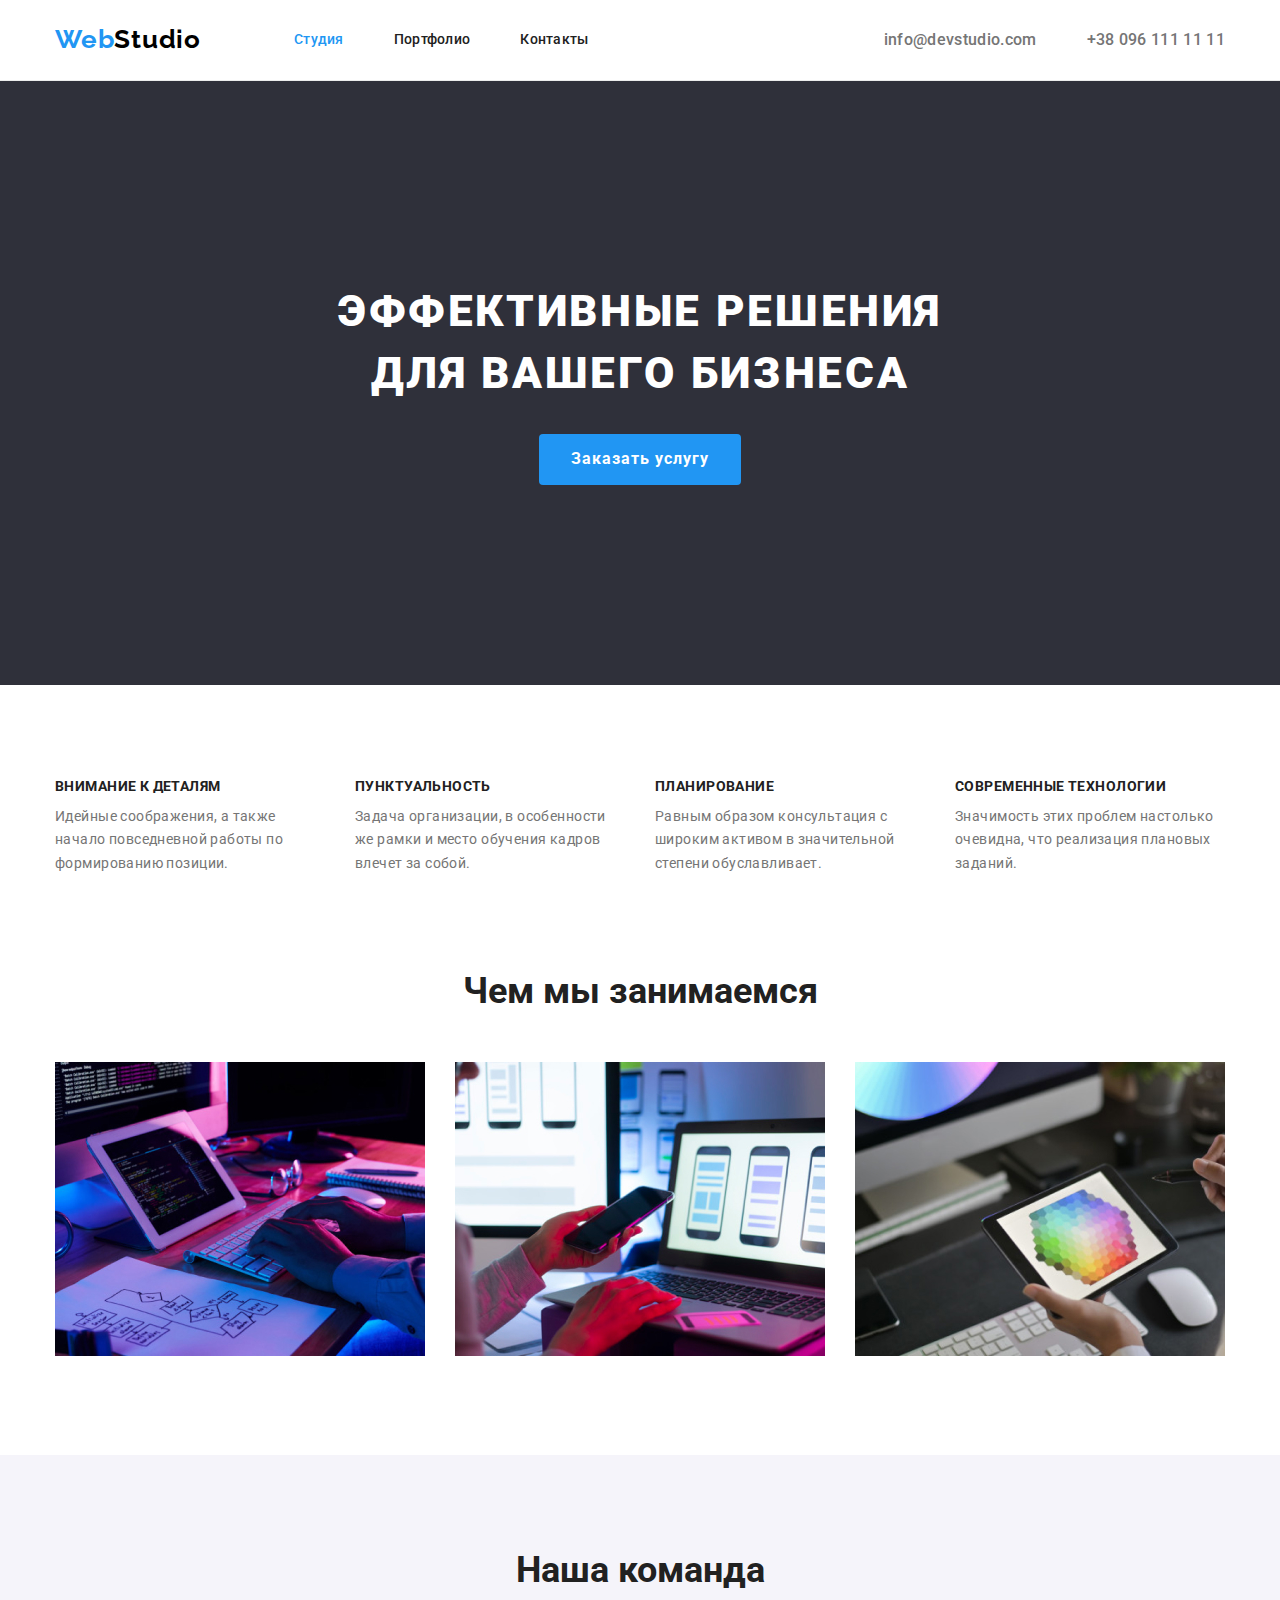
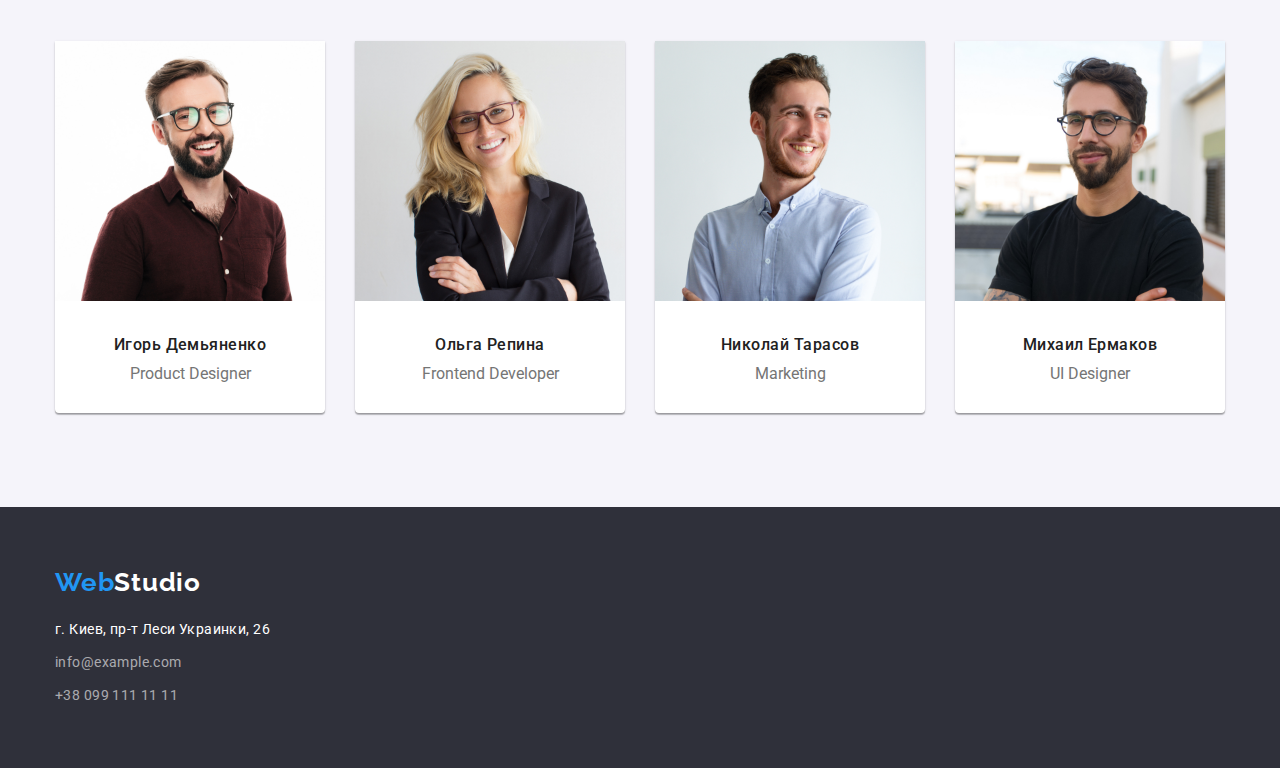
<file: index.html>
<!DOCTYPE html>
<html lang="ru">
  <head>
    <meta charset="UTF-8"/>
    <meta name="description" content="Студия веб дизайна">
    <title>Web Studio</title>
    <link rel="stylesheet" href="https://cdnjs.cloudflare.com/ajax/libs/modern-normalize/1.0.0/modern-normalize.min.css">
    <link rel="preconnect" href="https://fonts.gstatic.com">
    <link href="https://fonts.googleapis.com/css2?family=Raleway:wght@700&family=Roboto:wght@400;500;700;900&display=swap"
      rel="stylesheet">
    <link rel="stylesheet" href="https://cdnjs.cloudflare.com/ajax/libs/modern-normalize/1.0.0/modern-normalize.min.css" />
    <link rel="stylesheet" href="./css/styles.css" />
  </head>
  <body>
    <header>
      <div class="container main-nav">
      <a class="logo" href="./index.html"><span>Web</span>Studio</a>
      <nav>
       <ul class="menu">
        <li class="menu-item"><a href="#" class="link current">Студия</a></li>
        <li class="menu-item"><a href="./portfolio.html" class="link">Портфолио</a></li>
        <li class="menu-item"><a href="#" class="link">Контакты</a></li>
       </ul>
      </nav>
      <ul class="contacts">
        <li><a class="link" href="mailto:info@devstudio.com">info@devstudio.com</a></li>
        <li><a class="link" href="tel:+380961111111">+38 096 111 11 11</a></li>
      </ul>
      </div>
    </header>

    <main>
      <div>
        <section class="hero">
          <h1>Эффективные решения<br> для вашего бизнеса</h1>
          <a class="button" href="#">Заказать услугу</a>
        </section>
      </div>
      
      <section class="features">
        <!--Особенности-->
        <div class="container">
        <h2 class="visually-hidden">Особенности Веб Студио</h2>
        <ul class="flex-container">
          <li class="item">
            <h3>Внимание к деталям</h3>
            <p>Идейные соображения, а также начало повседневной работы по формированию позиции.</p>
          </li>
          <li class="item">
            <h3>Пунктуальность</h3>
            <p>Задача организации, в особенности же рамки и место обучения кадров влечет за собой.</p>
          </li>
          <li class="item">
            <h3>Планирование</h3>
            <p>Равным образом консультация с широким активом в значительной степени обуславливает.</p>
          </li>
          <li class="item">
            <h3>Современные технологии</h3>
            <p>Значимость этих проблем настолько очевидна, что реализация плановых заданий.</p>
          </li>
        </ul>
      </div>
      </section>
      <section class="wedo section">
        <div class="container">
        <h2 class="section-title">Чем мы занимаемся</h2>
        <ul class="flex-container">
          <li class="item"><img src="./images/wedo1.jpg" alt="Набор текста на клавиатуре" width="370"></li>
          <li class="item"><img src="./images/wedo2.jpg" alt="Просмотр экрана телефона на компьютере" width="370"></li>
          <li class="item"><img src="./images/wedo3.jpg" alt="Палитра цветов на экране планшета" width="370"></li>
        </ul>
        </div>
      </section>
     
      <section class="section-team">
        <div class="container">
        <h2 class="section-title">Наша команда</h2>
        <ul class="flex-container-centered">
          <li class="item">
            <img src="./images/igor_demyanenko.jpg" alt="Мужчина в очках с бородой" width="270">
            <div class="card-description">
            <h3>Игорь Демьяненко</h3>
            <p lang="en">Product Designer</p>
            </div>
          </li>
          <li class="item">
            <img src="./images/olga_repina.jpg" alt="Молодая девушка блондинка в очках" width="270">
            <div class="card-description">
            <h3>Ольга Репина</h3>
            <p lang="en">Frontend Developer</p>
            </div>
          </li>
          <li class="item">
            <img src="./images/nikolay_tarasov.jpg" alt="Молодой парень улыбается" width="270">
            <div class="card-description">
            <h3>Николай Тарасов</h3>
            <p lang="en">Marketing</p>
            </div>
          </li>
          <li class="item">
            <img src="./images/mikhail_yermakov.jpg" alt="Молодой мужчина брюнет с бородой" width="270">
            <div class="card-description">
            <h3>Михаил Ермаков</h3>
            <p lang="en">UI Designer</p>
          </div>
          </li>
        </ul>
      </div>
      </section>
    </main>
    <footer>
      <div class="container">
      <a class ="logo" href="./index.html"><span>Web</span>Studio</a>
      <address>
        <p>г. Киев, пр-т Леси Украинки, 26</p>
      </address>
      <ul class="bottom-contacts">
        <li><a href="mailto:info@example.com">info@example.com</a></li>
        <li><a href="tel:+380991111111">+38 099 111 11 11</a></li>
      </ul>
      </div>
    </footer>
  </body>
</html>
</file>
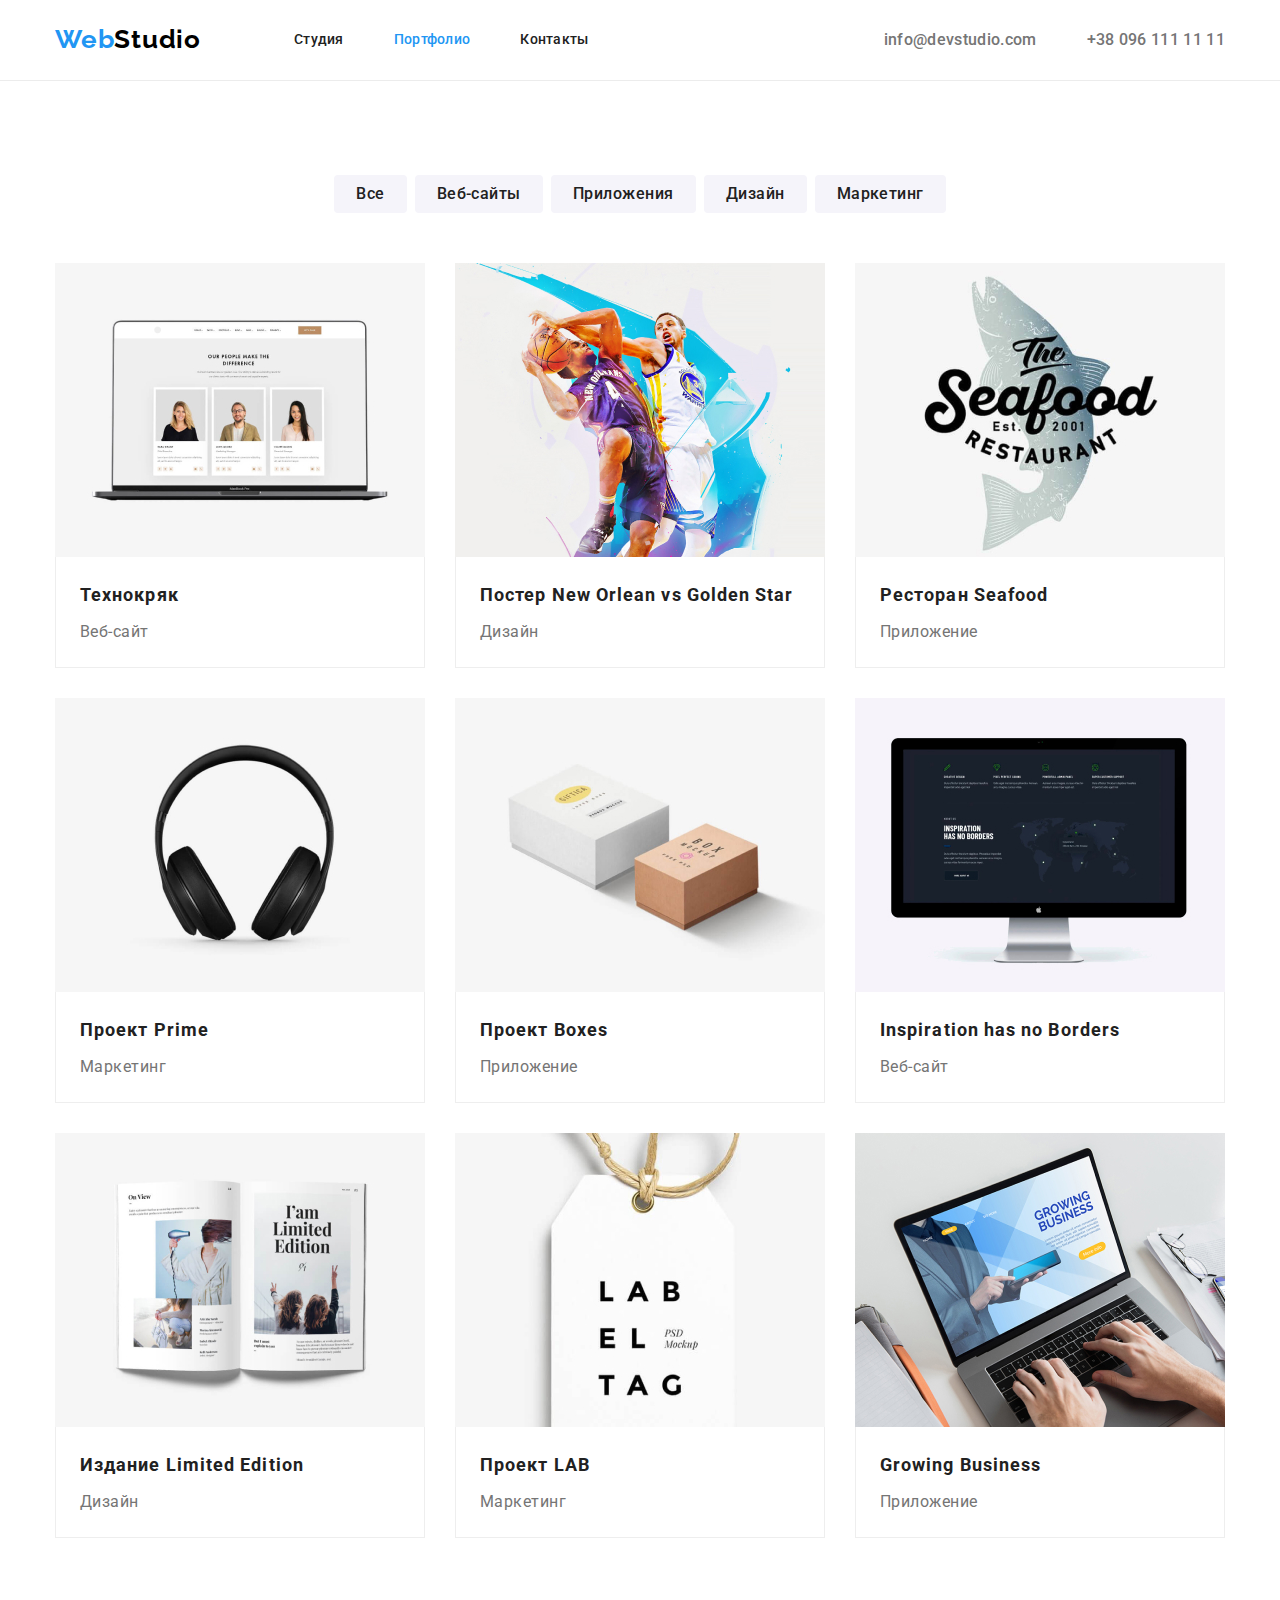
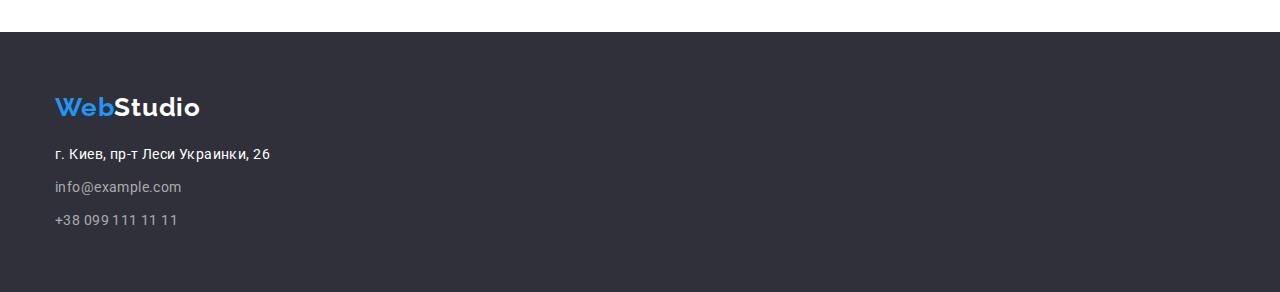
<file: portfolio.html>
<!DOCTYPE html>
<html lang="ru">

<head>
    <meta charset="UTF-8" />
    <meta name="description" content="Студия веб дизайна">
    <title>Web Studio</title>
    <link rel="stylesheet"
        href="https://cdnjs.cloudflare.com/ajax/libs/modern-normalize/1.0.0/modern-normalize.min.css">
    <link rel="preconnect" href="https://fonts.gstatic.com">
    <link
        href="https://fonts.googleapis.com/css2?family=Raleway:wght@700&family=Roboto:wght@400;500;700;900&display=swap"
        rel="stylesheet">
        <link rel="stylesheet" href="https://cdnjs.cloudflare.com/ajax/libs/modern-normalize/1.0.0/modern-normalize.min.css" />
    <link rel="stylesheet" href="./css/styles.css" />
</head>

<body>
    <header>
        <div class="container main-nav">
            <a class="logo" href="./index.html"><span>Web</span>Studio</a>
            <nav>
            <ul class="menu">
                <li class="menu-item"><a href="./index.html" class="link">Студия</a></li>
                <li class="menu-item"><a href="./portfolio.html" class="link current">Портфолио</a></li>
                <li class="menu-item"><a href="#" class="link">Контакты</a></li>
            </ul>
        </nav>
        <ul class="contacts">
            <li><a class="link" href="mailto:info@devstudio.com">info@devstudio.com</a></li>
            <li><a class="link" href="tel:+380961111111">+38 096 111 11 11</a></li>
        </ul>
        </div>
    </header>
    <main>
        <section class="portfolio">
            <div class="container">
            <h1 class="visually-hidden">Портфолио</h1>
        <ul class="projects-filter flex-container-centered">
            <li class="item"><button type="button">Все</button></li>
            <li class="item"><button type="button">Веб-сайты</button></li>
            <li class="item"><button type="button">Приложения</button></li>
            <li class="item"><button type="button">Дизайн</button></li>
            <li class="item"><button type="button">Маркетинг</button></li>
        </ul>
        
            <ul class="projects flex-container">
                <li class="item">
                    <a href="#">
                        <img src="./images/technokryak.jpg" alt="Фото сайта на экране ноутбука" width="370">
                        <div class="projects-description">
                        <h2>Технокряк</h2>
                        <p>Веб-сайт</p>
                        </div>
                    </a>
                </li>
                <li class="item">
                    <a href="#">
                        <img src="./images/poster.jpg" alt="Два парня играют в баскетбол" width="370">
                        <div class="projects-description">
                        <h2>Постер New Orlean vs Golden Star</h2>
                        <p>Дизайн</p>
                        </div>
                    </a>
                </li>
                <li class="item">
                    <a href="#">
                        <img src="./images/seafood.jpg" alt="Лого ресторана с рыбой на фоне" width="370">
                        <div class="projects-description">
                        <h2>Ресторан Seafood</h2>
                        <p>Приложение</p>
                        </div>
                    </a>
                </li>
                <li class="item">
                    <a href="#">
                        <img src="./images/prime.jpg" alt="Наушники" width="370">
                        <div class="projects-description">
                        <h2>Проект Prime</h2>
                        <p>Маркетинг</p>
                        </div>
                    </a>
                </li>
                <li class="item">
                    <a href="#">
                        <img src="./images/boxes.jpg" alt="Две коробки" width="370">
                        <div class="projects-description">
                        <h2>Проект Boxes</h2>
                        <p>Приложение</p>
                        </div>
                    </a>
                </li>
                <li class="item">
                    <a href="#">
                        <img src="./images/inspiration.jpg" alt="Макбук" width="370">
                        <div class="projects-description">
                        <h2>Inspiration has no Borders</h2>
                        <p>Веб-сайт</p>
                        </div>
                    </a>
                </li>
                <li class="item">
                    <a href="#">
                        <img src="./images/ltd_edition.jpg" alt="Книга с илюстрациями" width="370">
                        <div class="projects-description">
                        <h2>Издание Limited Edition</h2>
                        <p>Дизайн</p>
                        </div>
                    </a>
                </li>
                <li class="item">
                    <a href="#">
                        <img src="./images/project_lab.jpg" alt="Белый лейбл на веревочке" width="370">
                        <div class="projects-description">
                        <h2>Проект LAB</h2>
                        <p>Маркетинг</p>
                        </div>
                    </a>
                </li>
                <li class="item">
                    <a href="#">
                        <img src="./images/growing_business.jpg" alt="Руки работающего на ноутбуке мужчины" width="370">
                        <div class="projects-description">
                        <h2>Growing Business</h2>
                        <p>Приложение</p>
                        </div>
                    </a>
                </li>
            </ul>
            </div>
        </section>
    </main>
    <footer>
        <div class="container">
        <a class="logo" href="./index.html"><span>Web</span>Studio</a>
        <address>
            <p>г. Киев, пр-т Леси Украинки, 26</p>
        </address>
        <ul class="bottom-contacts">
            <li><a href="mailto:info@example.com">info@example.com</a></li>
            <li><a href="tel:+380991111111">+38 099 111 11 11</a></li>
        </ul>
        </div>
    </footer>
    </body>
    
    </html>
</file>
<file: css/styles.css>
:root {
  --primary-text-color: #212121;
  --secondary-text-color: #757575;
  --accent-color: #2196f3;
  --white-color: #ffffff;
  --logoblack-color: #000000;
}

body {
  font-family: 'Roboto', sans-serif;
  color: var(--primary-text-color);
  background-color: var(--white-color);
}

section {
  padding-top: 94px;
  padding-bottom: 94px;
}

.container {
  width: 1200px;
  padding-left: 15px;
  padding-right: 15px;
  margin-left: auto;
  margin-right: auto;
}

.flex-container {
  display: flex;
  flex-wrap: wrap;
}

.flex-container-centered {
  display: flex;
  flex-wrap: wrap;
  justify-content: center;
}

ul {
  list-style: none;
  padding: 0;
  margin: 0;
}

a {
  text-decoration: none;
}

h2 {
  text-align: center;
  margin-top: 0;
  margin-bottom: 50px;
}

.visually-hidden {
  position: absolute;
  clip: rect(0 0 0 0);
  width: 1px;
  height: 1px;
  margin: -1px;
}

/* navigation */

.main-nav {
  display: flex;
  align-items: center;
}

header {
  border-bottom: 1px solid #ececec;
}

.logo {
  font-family: 'Raleway', sans-serif;
  font-weight: 700;
  font-size: 26px;
  line-height: 1.2;
  letter-spacing: 0.03em;
  color: var(--logoblack-color);
  margin-right: 93px;
}

.logo span {
  color: var(--accent-color);
}

header .link {
  font-weight: 500;
  font-size: 14px;
  line-height: 1.14;
  letter-spacing: 0.02em;
  color: inherit;
  display: block;
  padding: 32px 0;
}

.contacts {
  display: flex;
  margin-left: auto;
}

.contacts li + li {
  margin-left: 50px;
}

.contacts a {
  color: var(--secondary-text-color);
  font-size: 16px;
  line-height: 1;
}

.menu .link.current,
.menu .link:hover,
.menu .link:focus,
.contacts li :hover,
.contacts li :focus {
  color: var(--accent-color);
}

.menu {
  display: flex;
}

.menu .menu-item:not(:last-child) {
  margin-right: 50px;
}

/* hero */

/* тут временный паддинг */

.hero {
  text-align: center;
  background-color: #2f303a;
  padding: 200px 0px;
}

h1 {
  font-weight: 900;
  font-size: 44px;
  line-height: 1.4;
  letter-spacing: 0.06em;
  text-transform: uppercase;
  color: var(--white-color);
  margin-top: 0;
  margin-bottom: 30px;
}

.button {
  font-weight: 700;
  font-size: 16px;
  line-height: 1.9;
  letter-spacing: 0.06em;
  color: var(--white-color);
  background-color: var(--accent-color);
  border-radius: 4px;
  padding: 10px 32px;
  display: inline-block;
  cursor: pointer;
}

/* features */

.features .item {
  width: calc((100% - 90px) / 4);
}

.features .item:not(:last-child) {
  margin-right: 30px;
}

.features p,
.features h3 {
  font-size: 14px;
  line-height: 1.14;
  letter-spacing: 0.03em;
  margin-top: 0px;
}

.features p {
  color: var(--secondary-text-color);
  line-height: 1.71;
  margin-bottom: 0px;
}

.features h3 {
  font-weight: 700;
  text-transform: uppercase;
  margin-bottom: 10px;
}

/* WeDo */
.wedo .item:not(:last-child) {
  margin-right: 30px;
}

.wedo {
  padding-top: 0px;
}

/* Team */

.section-team .item:not(:last-child) {
  margin-right: 30px;
}

.section-team .item {
  background-color: var(--white-color);
  box-shadow: 0px 1px 3px rgba(0, 0, 0, 0.12), 0px 1px 1px rgba(0, 0, 0, 0.14),
    0px 2px 1px rgba(0, 0, 0, 0.2);
  border-radius: 0px 0px 4px 4px;
}

.section-team {
  background-color: #f5f4fa;
  text-align: center;
}
.section-title {
  font-weight: 700px;
  font-size: 36px;
  line-height: 1.17;
}

.card-description {
  padding-top: 30px;
  padding-bottom: 30px;
}

.card-description h3 {
  font-size: 16px;
  line-height: 1.2;
  letter-spacing: 0.03em;
  font-weight: 500;
  margin-top: 0;
  margin-bottom: 10px;
}
.card-description p {
  color: var(--secondary-text-color);
  margin-bottom: 0px;
  margin-top: 0;
}

/*Portfolio */

.projects-filter .item:not(:last-child) {
  margin-right: 8px;
}

.projects-filter {
  margin-top: 0px;
  margin-bottom: 50px;
}

.projects-filter button {
  font-family: inherit;
  font-weight: 500;
  font-size: 16px;
  line-height: 1.6;
  text-align: center;
  letter-spacing: 0.03em;
  color: var(--primary-text-color);
  background-color: #f5f4fa;
  border-radius: 4px;
  padding: 4px 20px;
  display: inline-block;
  border: 2px solid transparent;
  cursor: pointer;
}

.projects-filter button:focus,
.projects-filter button:hover {
  background-color: var(--accent-color);
  color: var(--white-color);
  box-shadow: 0px 3px 1px rgba(0, 0, 0, 0.1), 0px 1px 2px rgba(0, 0, 0, 0.08),
    0px 2px 2px rgba(0, 0, 0, 0.12);
}

.portfolio h1 {
  display: none;
}

.projects .item {
  width: calc((100% - 60px) / 3);
}

.projects .item:not(:nth-child(3n + 3)) {
  margin-right: 30px;
}

.projects .item:not(:nth-last-child(-n + 3)) {
  margin-bottom: 30px;
}

.projects-description {
  border: 1px solid #eeeeee;
  padding: 20px 24px;
}

.projects img {
  display: block;
  margin-bottom: -1px;
}

.projects h2 {
  font-weight: 700;
  font-size: 18px;
  line-height: 2;
  letter-spacing: 0.06em;
  text-align: left;
  color: var(--primary-text-color);
  margin-bottom: 4px;
  margin-top: 0px;
}

.projects p {
  font-size: 16px;
  line-height: 1.88;
  letter-spacing: 0.03em;
  color: var(--secondary-text-color);
  margin-top: 0px;
  margin-bottom: 0px;
}

/* Footer */

footer {
  background-color: #2f303a;
  font-size: 14px;
  line-height: 1.7;
  letter-spacing: 0.03em;
  padding: 60px 0px;
}

footer .logo {
  color: var(--white-color);
  display: inline-block;
  margin-bottom: 20px;
}

address p {
  font-style: normal;
  color: var(--white-color);
  margin-top: 0px;
  margin-bottom: 0px;
}

.bottom-contacts a {
  color: rgba(255, 255, 255, 0.6);
  display: inline-block;
  margin-top: 9px;
}
</file>
